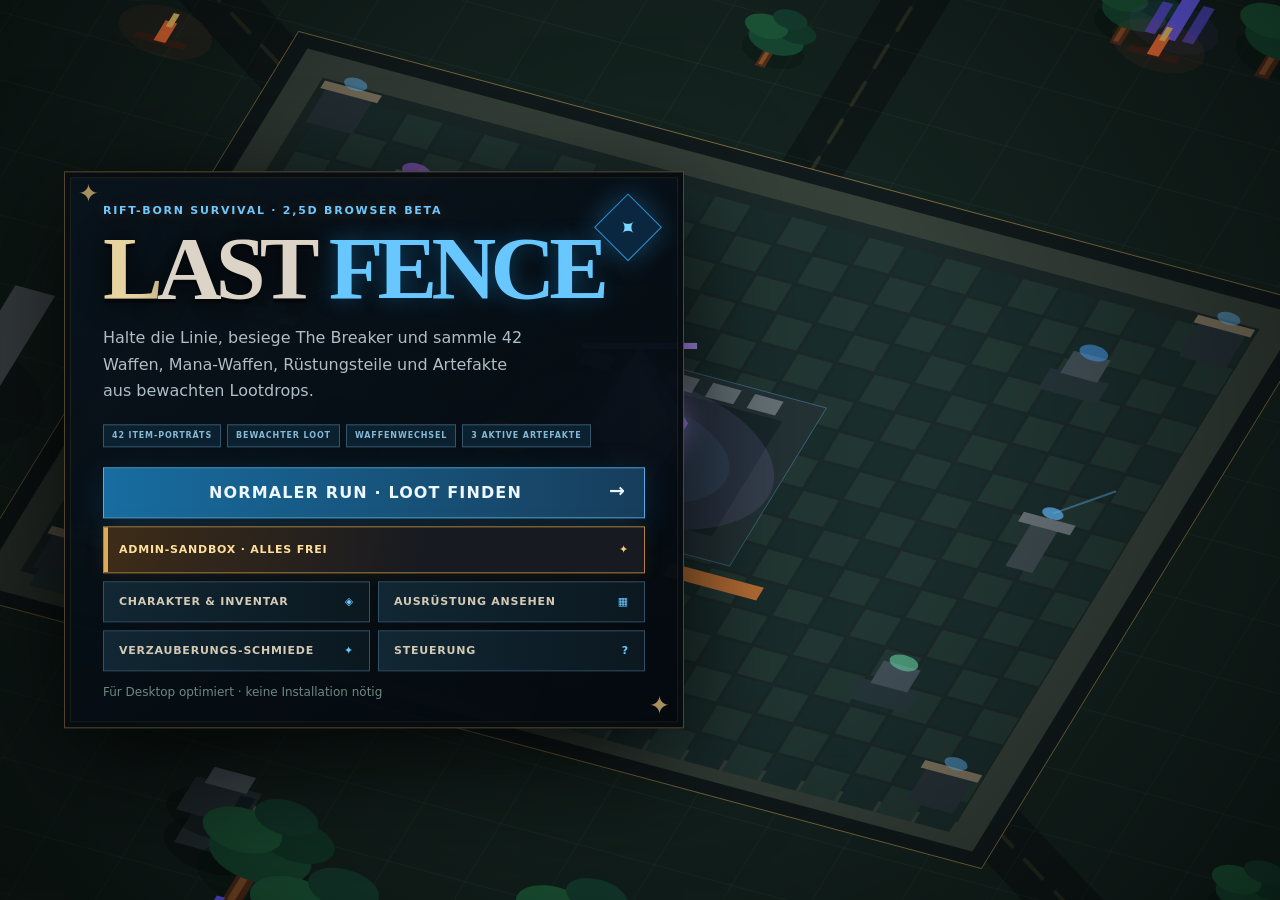
<file: index.html>
<!doctype html>
<html lang="de">
  <head>
    <meta charset="utf-8">
    <meta name="viewport" content="width=device-width, initial-scale=1">
    <meta name="theme-color" content="#08131b">
    <meta name="description" content="LAST FENCE – spielbares 2,5D-Browserspiel mit 42 Ausrüstungsteilen, aktiven Artefakten, Magie und Festungsverteidigung">
    <title>LAST FENCE — 2,5D Browser Beta</title>
    <link rel="stylesheet" href="beta.css?v=0.9.0">
    <link rel="stylesheet" href="fortress-v07.css?v=0.9.0">
    <link rel="stylesheet" href="mini.css?v=0.9.0">
  </head>
  <body>
    <canvas id="game" aria-label="LAST FENCE Spielarena"></canvas>

    <main id="ui">
      <section id="start" class="panel start-panel">
        <div class="brand-sigil" aria-hidden="true">✦</div>
        <p class="kicker">RIFT-BORN SURVIVAL · 2,5D BROWSER BETA</p>
        <h1>LAST <em>FENCE</em></h1>
        <p class="intro">Halte die Linie, besiege The Breaker und sammle 42 Waffen, Mana-Waffen, Rüstungsteile und Artefakte aus bewachten Lootdrops.</p>
        <div class="menu-features"><span>42 ITEM-PORTRÄTS</span><span>BEWACHTER LOOT</span><span>WAFFENWECHSEL</span><span>3 AKTIVE ARTEFAKTE</span></div>
        <div class="main-menu-actions">
          <button id="play" class="primary">NORMALER RUN · LOOT FINDEN <span>→</span></button>
          <button id="admin-play" class="secondary admin-button">ADMIN-SANDBOX · ALLES FREI <span>✦</span></button>
          <button id="loadout" class="secondary">CHARAKTER &amp; INVENTAR <span>◈</span></button>
          <button id="inventory" class="secondary">AUSRÜSTUNG ANSEHEN <span>▦</span></button>
          <button id="enchant" class="secondary">VERZAUBERUNGS-SCHMIEDE <span>✦</span></button>
          <button id="help" class="secondary">STEUERUNG <span>?</span></button>
        </div>
        <p class="hint">Für Desktop optimiert · keine Installation nötig</p>
      </section>

      <section id="instructions" class="panel modal hidden">
        <button class="close" data-close aria-label="Schließen">×</button>
        <p class="kicker">FELDHANDBUCH</p>
        <h2>HALTE DEN ZAUN</h2>
        <p>Das Rift-Artefakt in der Mitte hält dich am Leben: Nach jedem Tod wirst du dort wiederbelebt. Game Over gibt es erst, wenn Gegner das Artefakt zerstören. Dafür müssen sie zuvor ein Zaunsegment niederreißen und durch die Bresche dringen.</p>
        <dl>
          <div><dt>WASD / PFEILE</dt><dd>Bewegen</dd></div>
          <div><dt>MAUS + KLICK / LEERTASTE</dt><dd>Mit der aktiven Waffe angreifen</dd></div>
          <div><dt>F</dt><dd>Zwischen Primär- und Mana-Waffe wechseln</dd></div>
          <div><dt>1 / 2 / 3</dt><dd>Artefakt-Slots aktivieren</dd></div>
          <div><dt>E</dt><dd>Bewachte Loot-Kiste öffnen</dd></div>
          <div><dt>G</dt><dd>Kurztaste für das ausgerüstete Nekromanten-Siegel</dd></div>
          <div><dt>Q</dt><dd>Ausweichen</dd></div>
          <div><dt>R</dt><dd>Nahen Zaun reparieren (10 Schrott)</dd></div>
          <div><dt>U</dt><dd>Nahen Zaun mit Schrott verstärken</dd></div>
          <div><dt>B</dt><dd>Zaunring und Basis erweitern</dd></div>
          <div><dt>M</dt><dd>Arenakarte und Loot-Raritäten</dd></div>
          <div><dt>I / C</dt><dd>Gemeinsames Charakter- und Inventarmenü</dd></div>
        </dl>
        <button id="startFromHelp" class="primary">LINIE HALTEN <span>→</span></button>
      </section>

      <section id="loadout-screen" class="panel arsenal-panel hidden">
        <button class="close" id="close-loadout" aria-label="Schließen">×</button>
        <p class="kicker">RIFT-ARSENAL · CHARAKTER UND INVENTAR</p>
        <h2>DEIN WÄCHTER</h2>
        <p>Ziehe ein gefundenes Item rechts auf den passenden Slot links. Ziehe einen Slot zurück ins Inventar, um ihn abzulegen. Drei Artefakte kannst du im Spiel mit 1, 2 und 3 einsetzen.</p>
        <div class="arsenal-layout">
          <div class="arsenal-character">
            <div class="avatar-stage"><canvas id="avatar-preview" width="300" height="340" aria-label="Aktueller Wächter mit ausgerüsteten Gegenständen"></canvas><span>SPIELFIGUR · LIVE-ANSICHT</span></div>
            <div id="loadout-grid" class="loadout-grid"></div>
            <div id="loadout-stats" class="loadout-stats"></div>
          </div>
          <div class="arsenal-vault">
            <div id="inventory-tabs" class="inventory-tabs"><button data-filter="ALL" class="active">ALLE</button><button data-filter="CATALOG">KATALOG 0/42</button><button data-filter="WEAPONS">WAFFEN</button><button data-filter="ARMOR">RÜSTUNG</button><button data-filter="ARTIFACTS">ARTEFAKTE</button><button data-filter="MATERIALS">MATERIAL</button></div>
            <div class="vault-summary"><span>SEELEN <b id="vault-souls">0</b></span><span>SCHROTT <b id="vault-scrap">0</b></span><span>RIFTSTAUB <b id="vault-dust">0</b></span></div>
            <div id="inventory-grid" class="inventory-grid"></div>
            <aside id="inventory-detail" class="inventory-detail"></aside>
          </div>
        </div>
        <button id="loadout-back" class="primary">BEREIT <span>→</span></button>
      </section>

      <section id="enchant-screen" class="panel enchant-panel hidden">
        <button class="close" id="close-enchant" aria-label="Schließen">×</button>
        <p class="kicker">RIFT FORGE · SEELENVERZAUBERUNG</p>
        <h2>VERZAUBERUNG</h2>
        <p>Ziehe eine Waffe aus der Liste in den Schmiede-Slot. Drei passende Verzauberungen stehen bereit und kosten eingesammelte Seelen.</p>
        <div class="enchant-workbench"><div id="enchant-inventory" class="enchant-source"></div><div class="enchant-layout"><div id="enchant-weapon" class="enchant-weapon" aria-label="Waffe zum Verzaubern hier ablegen"></div><div id="enchant-grid" class="enchant-grid"></div></div></div>
        <button id="enchant-back" class="primary">ZURÜCK <span>←</span></button>
      </section>

      <section id="loot-reveal" class="panel loot-reveal hidden" aria-live="assertive">
        <p class="kicker">RIFT-CACHE GEÖFFNET</p>
        <div id="loot-beam" class="loot-beam"></div>
        <div id="loot-icon" class="loot-icon">◆</div>
        <p id="loot-rarity" class="loot-rarity">EPISCH</p>
        <h2 id="loot-name">LOOT WIRD ERMITTELT</h2>
        <p id="loot-description"></p>
        <p id="loot-stats" class="loot-stats"></p>
        <button id="loot-continue" class="primary">BEUTE NEHMEN <span>→</span></button>
      </section>

      <section id="gameover" class="panel modal hidden">
        <p class="kicker danger">ARTEFAKT ZERSTÖRT</p>
        <h2>DAS RIFT-ARTEFAKT IST ERLOSCHEN</h2>
        <p id="summary"></p>
        <button id="restart" class="primary">NOCH EINMAL <span>↻</span></button>
        <button id="menu" class="secondary">ZUM MENÜ</button>
      </section>

      <section id="hud" class="hidden" aria-live="polite">
        <div class="card status-card">
          <span>HELD</span><b id="heroHealth">100 / 100</b>
          <div class="meter"><i id="heroMeter"></i></div>
          <span>MANA</span><b id="manaValue">60 / 60</b>
          <div class="meter mana"><i id="manaMeter"></i></div>
          <span>RIFT-ARTEFAKT</span><b id="keepHealth">250 / 250</b>
          <div class="meter base"><i id="keepMeter"></i></div>
        </div>
        <div class="card wave-card"><span>WELLE <b id="wave">1</b></span><strong id="objective">BELAGERUNG BEGINNT</strong><small id="enemyCount">0 Gegner</small><div class="xp-line"><span>LVL <b id="levelValue">1</b></span><div class="meter xp"><i id="xpMeter"></i></div><small id="xpValue">0 / 100 XP</small></div></div>
        <div class="card resources"><span>SEELEN <b id="souls">0</b></span><span>SCHROTT <b id="scrap">0</b></span><span>RIFTSTAUB <b id="dust">0</b></span><small>F Waffe · 1–3 Artefakte · E Loot · M Karte · I Inventar</small></div>
        <div class="card fence-card"><span>NÄCHSTER ZAUN</span><b id="fenceHealth">100 / 100</b><div class="meter fence"><i id="fenceMeter"></i></div><small id="fenceStatus">INTAKT</small></div>
        <div class="card weapon-card"><span id="attackModeLabel">AKTIV · PRIMÄRWAFFE</span><b id="activeWeapon">REKRUTENKLINGE</b><small id="activeEnchant">UNVERZAUBERT</small><span>MANA-WAFFE</span><b id="activeManaWeapon">LEHRLINGSSTAB</b><small id="manaCost">F WECHSELN · KLICK ANGRIFF</small></div>
        <div class="card artifact-card"><span>AKTIVE ARTEFAKTE</span><b id="activeArtifact">1 LEER · 2 LEER · 3 LEER</b><small id="artifactStatus">MIT 1 / 2 / 3 AUSLÖSEN</small><small id="catalogueCount">KATALOG 0 / 42</small></div>
        <div id="interaction" class="interaction hidden">E · LOOT ÖFFNEN</div>
        <div id="toast"></div>
      </section>
    </main>
    <script src="catalog.js?v=0.9.0"></script>
    <script src="gear-art.js?v=0.9.0"></script>
    <script src="beta.js?v=0.9.0"></script>
  </body>
</html>
</file>
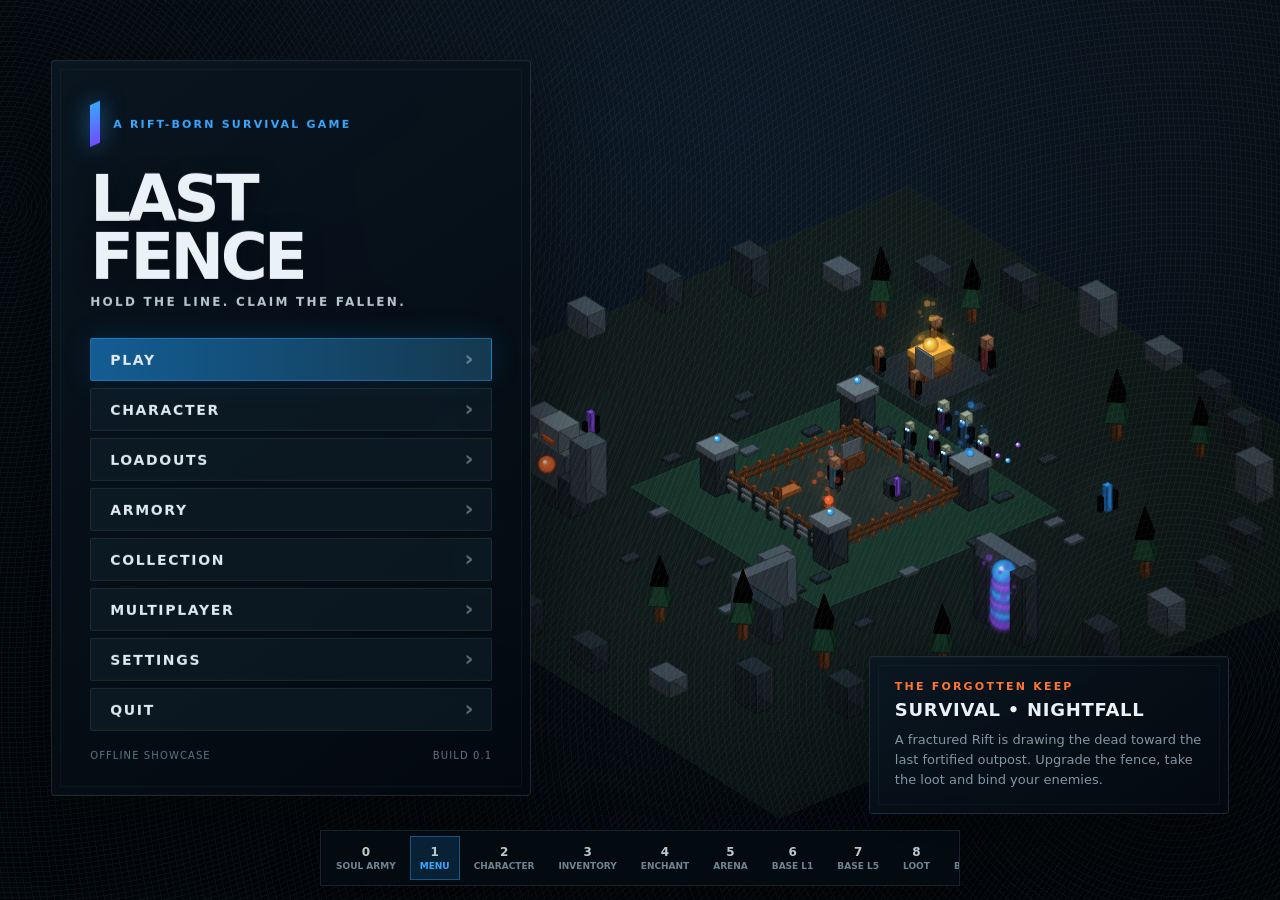
<file: showcase.html>
<!doctype html>
<html lang="en">
<head>
  <meta charset="utf-8">
  <meta name="viewport" content="width=device-width, initial-scale=1">
  <meta name="theme-color" content="#071019">
  <title>LAST FENCE — Visual Showcase</title>
  <link rel="icon" href="data:,">
  <link rel="stylesheet" href="style.css">
</head>
<body>
  <canvas id="world" aria-label="Animated LAST FENCE showcase arena"></canvas>
  <div class="world-fade" aria-hidden="true"></div><div class="grain" aria-hidden="true"></div>
  <main id="app" aria-live="polite"></main><nav id="showcase-nav" class="showcase-nav" aria-label="Showcase scenes"></nav><div id="toast" class="toast" role="status" aria-live="polite"></div>
  <script src="app.js"></script>
</body>
</html>
</file>
<file: beta.css>
:root { color-scheme: dark; font-family: Inter, ui-sans-serif, system-ui, sans-serif; background: #071018; }
* { box-sizing: border-box; }
body { margin: 0; overflow: hidden; background: #071018; color: #e7f4ef; }
canvas { position: fixed; inset: 0; width: 100vw; height: 100vh; cursor: crosshair; }
#ui { position: fixed; inset: 0; pointer-events: none; }
button { font: inherit; cursor: pointer; }
.panel { pointer-events: auto; position: absolute; left: 50%; top: 50%; width: min(500px, calc(100vw - 36px)); transform: translate(-50%, -50%); padding: clamp(28px, 5vw, 54px); border: 1px solid rgba(137, 214, 176, .28); background: linear-gradient(145deg, rgba(7, 19, 27, .96), rgba(15, 37, 33, .93)); box-shadow: 0 30px 90px #000b, inset 0 0 70px #3e90620c; text-align: center; }
.start-panel { max-width: 550px; }
.kicker { margin: 0 0 15px; color: #78dcb0; font-size: 11px; font-weight: 800; letter-spacing: .16em; }
h1 { margin: 0; color: #f2f5ec; font-size: clamp(58px, 12vw, 104px); line-height: .8; letter-spacing: -.08em; }
h1 em { color: #f47d45; font-style: normal; }
h2 { margin: 0 0 15px; color: #f2f5ec; font-size: clamp(28px, 6vw, 42px); line-height: .95; letter-spacing: -.045em; }
.intro, .modal > p:not(.kicker) { margin: 28px auto; max-width: 420px; color: #afc8bf; line-height: 1.65; }
.primary, .secondary { width: 100%; margin-top: 11px; padding: 15px 18px; border: 1px solid transparent; font-weight: 850; letter-spacing: .07em; transition: transform .14s, filter .14s; }
.primary { color: #101c19; background: #79deb1; box-shadow: 0 9px 30px #78dea644; }
.primary span { float: right; font-size: 19px; line-height: 14px; }
.secondary { color: #c5dbd2; background: #162d2c; border-color: #4b7469; }
button:hover { filter: brightness(1.12); transform: translateY(-2px); }
.hint { margin: 24px 0 0; color: #6d8980; font-size: 12px; }
.modal { text-align: left; max-height: min(820px, calc(100vh - 32px)); overflow: auto; }
.modal .primary { text-align: left; }
.close { position: absolute; top: 10px; right: 14px; border: 0; background: transparent; color: #d8eee5; font-size: 28px; }
dl { margin: 25px 0; border-top: 1px solid #426458; }
dl div { display: flex; justify-content: space-between; gap: 15px; padding: 11px 0; border-bottom: 1px solid #426458; }
dt { color: #8de6bf; font-size: 12px; font-weight: 800; letter-spacing: .06em; } dd { margin: 0; color: #b7ccc4; font-size: 13px; }
.danger { color: #ff785f; }
.hidden { display: none !important; }
#hud { position: absolute; inset: 0; padding: clamp(12px, 2vw, 28px); }
.card { position: absolute; min-width: 175px; padding: 12px 13px; border: 1px solid rgba(135, 206, 169, .22); background: rgba(5, 16, 21, .74); box-shadow: 0 8px 28px #0008; backdrop-filter: blur(8px); }
.card span { display: block; color: #8da89e; font-size: 10px; font-weight: 800; letter-spacing: .09em; }
.card b { float: right; color: #ecf5ee; font-size: 13px; }.status-card b { display: block; float: none; margin: 2px 0 5px; }
.status-card { top: 22px; left: 22px; width: 190px; }.wave-card { top: 22px; left: 50%; min-width: 188px; transform: translateX(-50%); text-align: center; }.wave-card strong { display: block; margin: 7px 0 3px; color: #ffbc6a; font-size: 11px; letter-spacing: .07em; }.wave-card small, .resources small, .fence-card small { color: #90ada3; font-size: 10px; letter-spacing: .05em; }.resources { top: 22px; right: 22px; }.resources span { display: inline-block; margin-right: 14px; }.resources b { float: none; margin-left: 4px; color: #b399ff; }.resources small { display: block; margin-top: 8px; }.fence-card { bottom: 22px; left: 22px; width: 205px; }.fence-card b { display: block; float: none; margin: 3px 0; }
.meter { height: 5px; margin: 3px 0 10px; overflow: hidden; background: #172f2b; }.meter i { display: block; width: 100%; height: 100%; background: #65d99e; transition: width .12s; }.meter.base i { background: #f19a4c; }.meter.fence i { background: #dbb465; }
.meter.mana i { background: #6ca8ff; }.meter.xp { display: inline-block; width: 78px; margin: 0 5px; vertical-align: middle; }.meter.xp i { background: #b899ff; }
.xp-line { margin-top: 8px; border-top: 1px solid #365449; padding-top: 7px; white-space: nowrap; }.xp-line > span { display: inline; color: #b899ff; }.xp-line small { font-size: 9px; }
.loadout-grid { display: grid; grid-template-columns: repeat(2, minmax(0, 1fr)); gap: 9px; margin: 24px 0 14px; }.loadout-slot { padding: 11px; min-height: 94px; text-align: left; border: 1px solid #426c60; color: #d9eee5; background: #102823; }.loadout-slot:hover { border-color: #92e0b6; }.loadout-slot strong, .loadout-slot small { display: block; }.loadout-slot strong { margin: 5px 0; color: #a7e9c6; font-size: 13px; }.loadout-slot small { color: #91afa4; font-size: 10px; line-height: 1.4; }.loadout-stats { margin: 0; padding: 12px; color: #cadfd6; border: 1px solid #345d50; background: #0d211d; font-size: 12px; line-height: 1.55; }
#toast { position: absolute; left: 50%; bottom: 34px; transform: translate(-50%, 20px); padding: 10px 16px; color: #eff9f2; border: 1px solid #6d9b86; background: #112a25e8; font-size: 12px; font-weight: 800; letter-spacing: .07em; opacity: 0; transition: .2s; }.toast-visible { opacity: 1 !important; transform: translate(-50%, 0) !important; }
.panel { border: 1px solid #806b4d; background: linear-gradient(135deg, rgba(5, 10, 16, .98), rgba(18, 23, 29, .96) 50%, rgba(8, 14, 20, .98)); box-shadow: 0 34px 100px #000d, inset 0 0 0 4px #151719, inset 0 0 32px #84592716; }
.panel::before, .panel::after { position: absolute; color: #c7a66c; font-family: Georgia, serif; font-size: 25px; line-height: 1; opacity: .85; }.panel::before { content: "✦"; top: 9px; left: 13px; }.panel::after { content: "✦"; right: 13px; bottom: 9px; }
.start-panel { max-width: 470px; padding: 44px 54px 32px; }.start-panel h1, .modal h2, .inventory-panel h2 { font-family: Georgia, "Times New Roman", serif; letter-spacing: .08em; }.start-panel h1 { font-size: clamp(53px, 8vw, 80px); text-shadow: 0 4px 0 #000, 0 0 28px #348dff77; }.start-panel h1 em { color: #d7d1be; }.start-panel h1::first-letter { color: #e7d3a0; }.kicker { color: #d4b678; text-shadow: 0 0 13px #c4863f55; }.intro { color: #b9c3c9; }.main-menu-actions { display: grid; grid-template-columns: 1fr 1fr; gap: 8px; }.main-menu-actions .primary { grid-column: span 2; }.main-menu-actions .secondary { margin-top: 0; text-align: left; padding: 12px 14px; border-color: #55524c; background: linear-gradient(90deg, #151a20, #0e1319); color: #d3c9b4; }.main-menu-actions .secondary:hover { border-color: #d7ae62; color: #fff2cf; box-shadow: inset 4px 0 #2c9dff; }
.primary { background: linear-gradient(180deg, #257ed5, #0d4f98); border: 1px solid #5ac1ff; color: #eaf8ff; box-shadow: 0 0 22px #1477d866, inset 0 1px #b4edff66; }.secondary { border-color: #806b4d; background: linear-gradient(180deg, #22262a, #101419); color: #dfd0b7; }.modal h2, .inventory-panel h2 { color: #e7d6ae; text-shadow: 0 2px #000; }.loadout-grid { grid-template-columns: repeat(3, minmax(0, 1fr)); }.loadout-slot { position: relative; border-color: #5b5549; background: linear-gradient(145deg, #151b21, #090d11); }.loadout-slot::before { content: "◇"; color: #42a7ff; float: right; }.loadout-slot:hover { border-color: #4ab3ff; box-shadow: inset 0 0 18px #0d7cce31; }.loadout-slot strong { color: #d8c08b; }.loadout-stats { border-color: #725b37; background: #0a1015; color: #d9d0bd; }
.inventory-panel { width: min(1240px, calc(100vw - 36px)); max-width: none; }.inventory-tabs { display: flex; gap: 6px; flex-wrap: wrap; margin: 17px 0; padding-bottom: 10px; border-bottom: 1px solid #67553a; }.inventory-tabs button { padding: 8px 12px; border: 1px solid #4c4a43; background: #11171d; color: #bdb7a8; font-family: Georgia, serif; font-weight: 700; font-size: 11px; letter-spacing: .06em; }.inventory-tabs button.active, .inventory-tabs button:hover { color: #fff0c5; border-color: #d8a94d; background: #2b2418; }.inventory-content { display: grid; grid-template-columns: 1fr 300px; gap: 16px; min-height: 360px; }.inventory-grid { display: grid; align-content: start; grid-template-columns: repeat(auto-fill, minmax(105px, 1fr)); gap: 9px; padding: 10px; border: 1px solid #51493d; background: linear-gradient(135deg, #090e13, #111820); }.inventory-item { min-height: 112px; padding: 9px; border: 1px solid var(--rarity); background: linear-gradient(145deg, #1a2128, #0d1116); color: #e5ded0; text-align: left; box-shadow: inset 0 0 18px color-mix(in srgb, var(--rarity), transparent 86%); }.inventory-item:hover, .inventory-item.selected { transform: translateY(-2px); box-shadow: 0 0 14px var(--rarity), inset 0 0 18px color-mix(in srgb, var(--rarity), transparent 76%); }.inventory-item b, .inventory-item small { display: block; }.inventory-item b { margin: 8px 0; font-family: Georgia, serif; font-size: 13px; }.inventory-item small { color: var(--rarity); font-size: 9px; font-weight: 900; letter-spacing: .08em; }.inventory-detail { padding: 20px; border: 1px solid #79613d; background: radial-gradient(circle at top, #293042, #0c1015 62%); }.inventory-detail h3 { margin: 6px 0; color: #e4c278; font-family: Georgia, serif; }.inventory-detail p { color: #bcb5a7; font-size: 13px; line-height: 1.55; }.inventory-detail .rarity-label { color: var(--rarity); font-weight: 900; letter-spacing: .1em; }.inventory-detail .collection-note { color: #6f8492; font-size: 10px; font-weight: 800; letter-spacing: .1em; }.inventory-equip { margin-top: 4px; text-align: left; }.showcase-grid { display: grid; grid-template-columns: repeat(2, 1fr); gap: 9px; margin: 18px 0; }.showcase-card { min-height: 82px; padding: 13px; border: 1px solid #5f5240; background: #11171c; color: #cfc5b1; }.showcase-card b, .showcase-card small { display: block; }.showcase-card b { color: #e0bd72; font-family: Georgia, serif; margin-bottom: 6px; }.showcase-card small { color: #88bce9; }
@media (max-width: 680px) { .status-card, .resources { top: 12px; }.status-card { left: 12px; }.resources { right: 12px; min-width: auto; }.wave-card { top: auto; bottom: 12px; }.fence-card { display: none; }.card { padding: 9px; }.resources small { display: none; }.loadout-grid, .inventory-content { grid-template-columns: 1fr; }.inventory-panel { max-height: calc(100vh - 22px); overflow: auto; padding: 30px 20px; }.inventory-detail { min-height: 190px; }.main-menu-actions { grid-template-columns: 1fr; }.main-menu-actions .primary { grid-column: auto; } }

/* FORTRESS UPDATE 0.7 */
:root{--ink:#e9e1cf;--blue:#59bdff;--violet:#a75cff;--gold:#d6ad67;--panel-dark:rgba(4,10,16,.96);--line-gold:rgba(183,145,82,.42)}
body::after{content:"";position:fixed;inset:0;pointer-events:none;background:radial-gradient(circle at 52% 45%,transparent 35%,rgba(0,0,0,.56) 100%)}
.panel{border-color:var(--line-gold);background:linear-gradient(145deg,rgba(9,19,28,.97),rgba(3,8,13,.97));box-shadow:0 30px 110px #000d,inset 0 0 0 5px rgba(4,10,15,.85),inset 0 0 0 6px rgba(151,118,67,.14)}
.start-panel{left:clamp(22px,5vw,78px);top:50%;width:min(590px,calc(100vw - 44px));max-width:none;max-height:calc(100vh - 32px);overflow:auto;transform:translateY(-50%);text-align:left;padding:42px 42px 32px}.brand-sigil{position:absolute;right:31px;top:31px;display:grid;place-items:center;width:48px;height:48px;transform:rotate(45deg);border:1px solid #2b92d1;color:#7ad6ff;background:#0b2740;box-shadow:0 0 28px #299ee966;font-size:22px}.start-panel h1{font-family:Georgia,serif;color:#dcd5c7;font-size:clamp(58px,7vw,92px);letter-spacing:-.065em;text-shadow:0 4px 0 #05080b,0 0 28px #000}.start-panel h1 em{color:#69c7ff;text-shadow:0 0 20px #168edb66}.start-panel .kicker,.modal .kicker,.inventory-panel .kicker,.enchant-panel .kicker{color:#6fc8ff}.intro{margin:22px 0 20px;color:#afbec6}.menu-features{display:flex;flex-wrap:wrap;gap:6px;margin-bottom:20px}.menu-features span{padding:6px 8px;border:1px solid #33566c;background:#0c2130;color:#84b8d4;font-size:8px;font-weight:900;letter-spacing:.11em}.main-menu-actions{display:grid;grid-template-columns:1fr 1fr;gap:8px}.main-menu-actions .primary{grid-column:1/-1;margin:0}.main-menu-actions .secondary{display:flex;align-items:center;justify-content:space-between;margin:0;padding:13px 15px;text-align:left;font-size:11px;background:linear-gradient(90deg,#112733,#0b1820);border-color:#345064}.main-menu-actions .secondary span{color:#6cc8ff}.primary{border:1px solid #4faee6;color:#edf7ff;background:linear-gradient(90deg,#176da1,#173d5b);box-shadow:0 9px 35px #1579b83b}.primary:hover,.secondary:hover{border-color:#70caff;filter:brightness(1.15)}
.modal{width:min(760px,calc(100vw - 34px));text-align:left}.modal h2,.inventory-panel h2,.enchant-panel h2{font-family:Georgia,serif;color:#ded5c1;letter-spacing:.02em}.close{z-index:4;color:#8ca6b4}
#loadout-screen{width:min(1500px,calc(100vw - 32px));max-width:none;padding:30px 34px}.character-layout{display:grid;grid-template-columns:minmax(260px,.82fr) minmax(310px,1.15fr) minmax(240px,.72fr);gap:15px}.loadout-grid{display:grid;grid-template-columns:1fr;gap:7px;max-height:570px;overflow:auto;padding-right:4px;margin:0}.loadout-slot{position:relative;min-height:60px;padding:11px 13px 11px 66px;border:1px solid #2d4554;background:linear-gradient(90deg,#0e202c,#08151d);text-align:left;color:#d8e5e9}.loadout-slot::before{content:"◈";position:absolute;left:13px;top:11px;display:grid;place-items:center;width:39px;height:39px;border:1px solid #386e8d;color:#63c8ff;background:#102d40}.loadout-slot strong{display:block;font-family:Georgia,serif;font-size:14px;color:#e2ddd1}.loadout-slot small{display:block;color:#7894a4;font-size:8px;letter-spacing:.1em}.character-stage{position:relative;display:grid;place-items:center;min-height:570px;overflow:hidden;border:1px solid #2e536b;background:radial-gradient(circle at 50% 45%,rgba(43,127,178,.25),rgba(4,10,16,.95) 65%)}.character-stage::before{content:"";position:absolute;inset:12%;border:1px solid rgba(73,171,227,.13);transform:rotate(45deg)}.character-stage>span{position:absolute;bottom:20px;color:#6bbbe8;font:900 10px Georgia;letter-spacing:.25em}.character-aura{position:absolute;bottom:53px;width:270px;height:75px;border:2px solid #4fb9f4;border-radius:50%;box-shadow:0 0 45px #2ca8ef55,inset 0 0 35px #3ab5ff44}.character-model{position:relative;width:170px;height:395px;filter:drop-shadow(0 18px 28px #000)}.character-model i{position:absolute;display:block;background:#263c50;box-shadow:inset 0 0 0 5px rgba(117,177,210,.16)}.character-model .helm{left:55px;top:20px;width:62px;height:68px;background:#4c6675;clip-path:polygon(12% 0,88% 0,100% 76%,72% 100%,28% 100%,0 76%)}.character-model .body{left:38px;top:96px;width:96px;height:132px;background:#263e55}.character-model .arm{top:105px;width:31px;height:135px}.character-model .arm.left{left:2px;transform:rotate(7deg)}.character-model .arm.right{right:2px;transform:rotate(-8deg)}.character-model .leg{top:231px;width:39px;height:135px;background:#172b3e}.character-model .leg.left{left:42px}.character-model .leg.right{right:42px}.character-model .blade{right:-18px;top:146px;width:16px;height:205px;transform:rotate(-24deg);background:linear-gradient(#77d7ff 0 67%,#718695 67% 77%,#302117 77%);box-shadow:0 0 25px #43baff}.loadout-stats{display:grid;gap:0;margin:0;border-top:1px solid #314650;padding:0;background:transparent}.loadout-stats div{display:flex;justify-content:space-between;padding:13px 4px;border-bottom:1px solid #243945;color:#8098a5;font-size:10px;letter-spacing:.09em}.loadout-stats b{color:#e7e0d3;font-family:Georgia,serif;font-size:13px}
.inventory-panel{width:min(1390px,calc(100vw - 32px));max-height:calc(100vh - 32px);padding:30px 34px;text-align:left}.vault-summary{display:flex;gap:8px;margin:8px 0 14px}.vault-summary span{padding:8px 11px;border:1px solid #314956;background:#0a1821;color:#7793a2;font-size:9px;font-weight:900;letter-spacing:.1em}.vault-summary b{margin-left:10px;color:#f0dfbd}.inventory-content{grid-template-columns:minmax(0,1.5fr) minmax(330px,.68fr)}.inventory-grid{grid-template-columns:repeat(auto-fill,minmax(205px,1fr));max-height:510px;overflow:auto}.inventory-item{display:flex;align-items:center;gap:11px;min-height:82px;padding:10px;border-color:color-mix(in srgb,var(--rarity) 42%,#24343e);background:linear-gradient(130deg,color-mix(in srgb,var(--rarity) 9%,#10212b),#071018)}.inventory-item>i{display:grid;place-items:center;flex:0 0 48px;width:48px;height:48px;border:1px solid var(--rarity);background:color-mix(in srgb,var(--rarity) 12%,#08121a);color:var(--rarity);font-style:normal;font-size:22px;box-shadow:0 0 17px color-mix(in srgb,var(--rarity) 22%,transparent)}.inventory-item span{min-width:0}.inventory-item b{font-family:Georgia,serif;font-size:14px}.inventory-detail{background:linear-gradient(150deg,color-mix(in srgb,var(--rarity) 8%,#101a20),#071016)}.detail-rune{display:grid;place-items:center;width:76px;height:76px;margin-bottom:14px;border:1px solid var(--rarity);color:var(--rarity);font-size:34px;background:color-mix(in srgb,var(--rarity) 12%,#081018);box-shadow:0 0 30px color-mix(in srgb,var(--rarity) 18%,transparent)}.inventory-detail h3{font:700 26px Georgia;color:#e8dfcc}.item-statline{padding:12px;border-left:2px solid var(--rarity);background:#0b1921}.soul-upgrade{width:100%;margin-top:9px;padding:13px;border:1px solid #8654bb;background:linear-gradient(90deg,#382150,#211731);color:#dcbaff;font-size:9px;font-weight:900;letter-spacing:.09em}.soul-upgrade:disabled{opacity:.5;cursor:not-allowed}
</file>
<file: fortress-v07.css>
.enchant-panel{position:absolute;left:50%;top:50%;width:min(1180px,calc(100vw - 34px));max-height:calc(100vh - 32px);max-width:none;overflow:auto;transform:translate(-50%,-50%);padding:34px;text-align:left}
.enchant-layout{display:grid;grid-template-columns:330px 1fr;gap:14px;margin:22px 0}
.enchant-weapon{position:relative;display:flex;min-height:430px;flex-direction:column;align-items:center;justify-content:center;padding:25px;border:1px solid color-mix(in srgb,var(--enchant) 50%,#283a46);background:radial-gradient(circle,color-mix(in srgb,var(--enchant) 18%,#0b1620),#050b11 70%);text-align:center;overflow:hidden}
.enchant-weapon::before{content:"";position:absolute;width:240px;height:240px;border:1px solid color-mix(in srgb,var(--enchant) 45%,transparent);transform:rotate(45deg);animation:forge 12s linear infinite}
.enchant-weapon>span{z-index:1;color:var(--enchant);font-size:70px;filter:drop-shadow(0 0 22px var(--enchant))}
.enchant-weapon h3,.enchant-weapon b,.enchant-weapon p,.enchant-weapon small,.enchant-weapon em{z-index:1}
.enchant-weapon h3{margin:14px 0 4px;font:700 27px Georgia}.enchant-weapon b{color:var(--enchant);font-size:11px;letter-spacing:.12em}.enchant-weapon p{color:#8fa4af;line-height:1.5}.enchant-weapon em{color:#d8c697;font:900 9px system-ui;letter-spacing:.1em}
.enchant-grid{display:grid;grid-template-columns:1fr 1fr;gap:9px}.enchant-option{display:grid;grid-template-columns:54px 1fr auto;align-items:center;gap:12px;min-height:130px;padding:14px;border:1px solid color-mix(in srgb,var(--enchant) 40%,#263944);background:linear-gradient(130deg,color-mix(in srgb,var(--enchant) 10%,#10202a),#071018);color:#dce6e7;text-align:left}.enchant-option>i{display:grid;place-items:center;width:50px;height:50px;border:1px solid var(--enchant);color:var(--enchant);font-style:normal;font-size:25px}.enchant-option span b,.enchant-option span small{display:block}.enchant-option span b{font:700 15px Georgia;color:var(--enchant)}.enchant-option span small{margin-top:7px;color:#78919f;line-height:1.4}.enchant-option>strong{color:#d8c18d;font-size:9px}.enchant-option.active{box-shadow:inset 0 0 30px color-mix(in srgb,var(--enchant) 12%,transparent)}
@keyframes forge{to{transform:rotate(405deg)}}
.loot-reveal{z-index:40;width:min(560px,calc(100vw - 34px));text-align:center;border-color:var(--loot)}.loot-beam{position:absolute;left:50%;top:0;width:190px;height:230px;transform:translateX(-50%);background:linear-gradient(color-mix(in srgb,var(--loot) 28%,transparent),transparent);clip-path:polygon(38% 0,62% 0,100% 100%,0 100%);pointer-events:none}.loot-icon{position:relative;display:grid;place-items:center;width:105px;height:105px;margin:15px auto 18px;border:2px solid var(--loot);color:var(--loot);background:color-mix(in srgb,var(--loot) 12%,#081018);box-shadow:0 0 55px color-mix(in srgb,var(--loot) 38%,transparent);font-size:52px;animation:lootPulse 1.8s ease-in-out infinite}.loot-rarity{position:relative;color:var(--loot);font-size:11px;font-weight:950;letter-spacing:.2em}.loot-reveal h2{position:relative;font-size:36px}.loot-reveal>p:not(.kicker,.loot-rarity,.loot-stats){position:relative;color:#9aadb5}.loot-stats{position:relative;padding:12px;border:1px solid color-mix(in srgb,var(--loot) 35%,transparent);color:#e4cc9b;background:#09151c;font-weight:850}.loot-reveal .primary{position:relative}
@keyframes lootPulse{50%{transform:translateY(-7px);filter:brightness(1.25)}}
.weapon-card{left:28px;bottom:28px;min-width:245px}.weapon-card>b{display:block;float:none;margin:2px 0 6px;color:#edf4f4;font:700 13px Georgia}.weapon-card>small{display:block;margin-bottom:9px;color:#59bdff;font-size:9px;letter-spacing:.1em}.interaction{position:absolute;left:50%;bottom:88px;z-index:8;min-width:280px;padding:12px 18px;transform:translateX(-50%);border:1px solid #deb86f;background:rgba(15,13,9,.94);box-shadow:0 0 30px #d9a64b22;color:#f0d69f;text-align:center;font-size:10px;font-weight:900;letter-spacing:.12em}.resources{right:28px;top:28px}.resources span{display:block;margin-bottom:4px}.resources span b{float:right;margin-left:16px;color:#e7dcc5}
@media(max-width:980px){.character-layout{grid-template-columns:1fr}.character-stage{min-height:390px}.character-model{transform:scale(.82)}.enchant-layout{grid-template-columns:1fr}.enchant-weapon{min-height:300px}.weapon-card{display:none}.main-menu-actions{grid-template-columns:1fr}.main-menu-actions .primary{grid-column:auto}}
@media(max-width:650px){.start-panel{left:12px;width:calc(100vw - 24px);padding:30px 24px 24px}.enchant-grid{grid-template-columns:1fr}.inventory-content{grid-template-columns:1fr}.vault-summary{flex-wrap:wrap}.resources{display:none}.interaction{bottom:24px;min-width:230px}.brand-sigil{display:none}}
/* Keep the cinematic vignette behind every interactive interface layer. */
canvas {
  z-index: 0;
}

body::after {
  z-index: 1;
}

#ui {
  z-index: 2;
}
</file>
<file: mini.css>
/* Compact 2D mini-game art pass. No external fonts, images or network assets. */
.start-panel{width:min(620px,calc(100vw - 32px));padding:clamp(22px,3.5vh,42px) 38px 28px}
.start-panel .hint{margin-top:14px}
.main-menu-actions .admin-button{grid-column:1/-1;min-height:47px;border-color:#af8142;color:#ffdf9d;background:linear-gradient(100deg,#3e2c17,#171a21 60%);box-shadow:inset 4px 0 #dcac59,0 0 20px #d5a04418}
.main-menu-actions .admin-button span{color:#f6ce7a}
.loadout-slot{border-left:3px solid var(--slot-color,#59bdff)}
.loadout-slot::before{color:var(--slot-color,#59bdff);border-color:var(--slot-color,#59bdff);background:color-mix(in srgb,var(--slot-color,#59bdff) 16%,#101820);box-shadow:0 0 14px color-mix(in srgb,var(--slot-color,#59bdff) 30%,transparent)}
.artifact-card{right:28px;bottom:28px;min-width:220px;max-width:255px;border-color:#a376b566;background:linear-gradient(150deg,#1a1230ed,#071018ee)}
.artifact-card b{display:block;float:none;margin:4px 0;color:#e7d3ff;font:700 13px Georgia}
.artifact-card small{display:block;color:#b995e8;font-size:9px;line-height:1.5;letter-spacing:.08em}
.artifact-card small:last-child{margin-top:8px;padding-top:7px;border-top:1px solid #74588b66;color:#d7b66f}
.inventory-panel .inventory-grid{min-height:350px}
.inventory-panel .inventory-grid .locked-item{opacity:.55;filter:grayscale(.55);cursor:default;box-shadow:none}
.inventory-panel .inventory-grid .locked-item i{font-style:normal;color:#a48bb0}
.inventory-panel .inventory-grid .locked-item b{font-size:10px;letter-spacing:.07em}
.inventory-detail .item-statline{color:#f2d697}
.fence-card{left:28px;bottom:165px}
.weapon-card{bottom:28px}
@media(max-width:1000px){.artifact-card{right:12px;bottom:12px;max-width:180px;min-width:170px}.artifact-card b{font-size:11px}.fence-card{bottom:24px}.weapon-card{display:none}}
@media(max-width:680px){.start-panel{left:12px;width:calc(100vw - 24px);padding:27px 21px 20px}.start-panel h1{font-size:clamp(49px,12vw,76px)}.main-menu-actions{grid-template-columns:1fr}.main-menu-actions .admin-button{grid-column:auto}.artifact-card{display:none}.character-stage{min-height:280px}.character-model{transform:scale(.7)}.loadout-grid{max-height:300px}}

/* 2.5D arsenal: the preview is drawn by the exact same canvas model as the hero. */
#loadout-screen.arsenal-panel{width:min(1500px,calc(100vw - 28px));max-height:calc(100vh - 24px);overflow:auto;padding:28px 32px;text-align:left}
.arsenal-panel>p:not(.kicker){max-width:980px;color:#8eabb8;font-size:12px;line-height:1.5}
.arsenal-layout{display:grid;grid-template-columns:minmax(400px,.95fr) minmax(460px,1.15fr);gap:16px;margin-top:16px}
.arsenal-character,.arsenal-vault{min-width:0;padding:13px;border:1px solid #36556a;background:linear-gradient(145deg,#0e1d28,#070f17)}
.avatar-stage{position:relative;display:grid;place-items:center;height:270px;border:1px solid #365a73;background:radial-gradient(circle at center,#25415a,#07121a 70%);overflow:hidden}
.avatar-stage canvas{width:260px;height:250px;object-fit:contain;filter:drop-shadow(0 13px 18px #0009)}
.avatar-stage span{position:absolute;bottom:8px;color:#72bff1;font:800 9px Georgia;letter-spacing:.17em}
.arsenal-panel .loadout-grid{display:grid;grid-template-columns:repeat(3,minmax(0,1fr));gap:7px;margin:10px 0;max-height:none;overflow:visible}
.arsenal-panel .loadout-slot{display:flex;align-items:center;gap:7px;min-width:0;min-height:68px;padding:5px;text-align:left;border:1px solid color-mix(in srgb,var(--slot-color) 60%,#253944);background:linear-gradient(145deg,color-mix(in srgb,var(--slot-color) 11%,#101923),#071019);cursor:grab}
.arsenal-panel .loadout-slot::before{display:none}
.arsenal-panel .loadout-slot span{min-width:0}.arsenal-panel .loadout-slot strong{overflow:hidden;text-overflow:ellipsis;white-space:nowrap;font-size:11px;color:#e7dac0}.arsenal-panel .loadout-slot small{overflow:hidden;text-overflow:ellipsis;white-space:nowrap;font-size:8px}
.gear-icon{display:block;flex:0 0 auto;width:54px;height:54px;object-fit:cover;border:1px solid color-mix(in srgb,var(--slot-color,var(--rarity,#5b8aa8)) 65%,#263a46);background:#0b1420}
.loot-icon img{width:94px;height:94px;object-fit:contain}
.arsenal-panel .loadout-slot .gear-icon{width:52px;height:52px}
.arsenal-panel .loadout-stats{display:grid;grid-template-columns:repeat(4,minmax(0,1fr));gap:6px;border:0}
.arsenal-panel .loadout-stats div{display:block;padding:7px;background:#0b1b25;border:1px solid #273d4b}.arsenal-panel .loadout-stats b{display:block;margin-top:4px}
.arsenal-vault .inventory-tabs{margin:0 0 8px}.arsenal-vault .vault-summary{flex-wrap:wrap}
.arsenal-vault .inventory-grid{min-height:250px;max-height:310px;grid-template-columns:repeat(auto-fill,minmax(165px,1fr));overflow:auto}
.arsenal-vault .inventory-item{min-height:70px;padding:6px;cursor:grab}.arsenal-vault .inventory-item .gear-icon{width:55px;height:55px;border-color:var(--rarity)}.arsenal-vault .inventory-item b{font-size:11px;line-height:1.15;margin:4px 0}
.arsenal-vault .inventory-item.locked-item{opacity:.48;filter:grayscale(.7);cursor:default}.arsenal-vault .inventory-detail{min-height:170px;margin-top:9px;padding:13px}.arsenal-vault .inventory-detail .detail-rune{float:left;margin:0 14px 8px 0;width:76px;height:76px}.arsenal-vault .inventory-detail h3{font-size:19px}.arsenal-vault .inventory-detail p{margin:4px 0;font-size:11px}.arsenal-vault .inventory-detail .inventory-equip,.arsenal-vault .inventory-detail .soul-upgrade{width:auto;padding:8px;margin:5px}
.enchant-workbench{display:grid;grid-template-columns:235px 1fr;gap:12px;margin:15px 0}.enchant-source{display:grid;align-content:start;gap:6px;max-height:480px;overflow:auto;padding:8px;border:1px solid #354b5c;background:#08131b}.enchant-source-item{display:flex;align-items:center;gap:8px;padding:5px;background:#10212e;color:#d6e4e8;border:1px solid #314a5a;text-align:left;cursor:grab}.enchant-source-item.selected{border-color:#74bcf2;box-shadow:0 0 13px #4c9bd355}.enchant-source-item .gear-icon{width:43px;height:43px}.enchant-layout{display:grid;grid-template-columns:240px 1fr;gap:10px;margin:0}.enchant-weapon{min-height:325px}.enchant-weapon>.gear-icon{z-index:1;width:112px;height:112px;filter:drop-shadow(0 0 20px var(--enchant))}.enchant-grid{grid-template-columns:1fr}.enchant-option{min-height:98px}
@media(max-width:1100px){.arsenal-layout{grid-template-columns:1fr}.arsenal-panel .loadout-grid{grid-template-columns:repeat(3,minmax(0,1fr))}.enchant-workbench{grid-template-columns:1fr}.enchant-source{display:flex;max-height:90px;overflow:auto}.enchant-source-item{min-width:150px}}
@media(max-width:620px){#loadout-screen.arsenal-panel{padding:28px 15px}.arsenal-layout{display:block}.arsenal-vault{margin-top:10px}.arsenal-panel .loadout-grid{grid-template-columns:repeat(2,minmax(0,1fr))}.arsenal-panel .loadout-stats{grid-template-columns:repeat(2,minmax(0,1fr))}.enchant-layout{grid-template-columns:1fr}.enchant-weapon{min-height:240px}}
</file>
<file: style.css>
:root {
  color-scheme: dark;
  --ink: #eaf2f7;
  --muted: #8395a3;
  --panel: rgba(5, 12, 19, .92);
  --panel-soft: rgba(7, 17, 27, .84);
  --line: rgba(154, 185, 209, .16);
  --blue: #38a7ff;
  --blue-deep: #1760b5;
  --violet: #a65cff;
  --orange: #ff742e;
  --gold: #ffc052;
  --green: #55d38a;
  --red: #ff556a;
  --shadow: 0 22px 70px rgba(0, 0, 0, .45);
}

* { box-sizing: border-box; }

html, body {
  width: 100%;
  height: 100%;
  margin: 0;
  overflow: hidden;
  background: #03080d;
  color: var(--ink);
  font-family: Inter, ui-sans-serif, system-ui, -apple-system, BlinkMacSystemFont, "Segoe UI", sans-serif;
}

button { font: inherit; }

#world {
  position: fixed;
  inset: 0;
  width: 100%;
  height: 100%;
  background:
    radial-gradient(circle at 55% 45%, #142539 0%, #071019 47%, #03070b 100%);
}

.world-fade {
  position: fixed;
  inset: 0;
  pointer-events: none;
  background:
    linear-gradient(90deg, rgba(2, 7, 11, .82) 0%, rgba(2, 7, 11, .28) 31%, transparent 58%),
    linear-gradient(0deg, rgba(2, 6, 10, .64) 0%, transparent 32%),
    radial-gradient(circle, transparent 42%, rgba(0, 0, 0, .54) 110%);
}

.grain {
  position: fixed;
  inset: -25%;
  pointer-events: none;
  opacity: .035;
  background-image:
    repeating-radial-gradient(circle at 17% 32%, #fff 0 1px, transparent 1px 5px),
    repeating-radial-gradient(circle at 78% 68%, #fff 0 1px, transparent 1px 7px);
  animation: drift 18s linear infinite;
}

@keyframes drift {
  from { transform: translate3d(-2%, -1%, 0); }
  50% { transform: translate3d(2%, 1%, 0); }
  to { transform: translate3d(-2%, -1%, 0); }
}

#app {
  position: fixed;
  inset: 0;
  pointer-events: none;
}

#app button,
#app input,
#app [tabindex] { pointer-events: auto; }

.panel {
  pointer-events: auto;
  background: linear-gradient(145deg, rgba(10, 22, 33, .96), rgba(3, 9, 15, .94));
  border: 1px solid var(--line);
  border-radius: 4px;
  box-shadow: var(--shadow), inset 0 1px rgba(255, 255, 255, .025);
  backdrop-filter: blur(16px);
}

.panel::before {
  content: "";
  position: absolute;
  inset: 8px;
  border: 1px solid rgba(116, 169, 204, .06);
  pointer-events: none;
}

.eyebrow {
  color: var(--blue);
  font-size: 11px;
  font-weight: 800;
  letter-spacing: .2em;
  text-transform: uppercase;
}

.title {
  margin: 0;
  font-weight: 900;
  line-height: .9;
  letter-spacing: -.055em;
  text-transform: uppercase;
  text-shadow: 0 5px 22px rgba(0, 0, 0, .4);
}

.muted { color: var(--muted); }
.blue { color: var(--blue); }
.violet { color: var(--violet); }
.orange { color: var(--orange); }
.gold { color: var(--gold); }
.green { color: var(--green); }

.main-menu {
  position: absolute;
  left: clamp(22px, 4vw, 72px);
  top: 50%;
  width: min(480px, calc(100vw - 44px));
  padding: 42px 38px 34px;
  transform: translateY(-53%);
}

.brand-mark {
  display: flex;
  align-items: center;
  gap: 13px;
  margin-bottom: 26px;
}

.brand-rune {
  width: 10px;
  height: 42px;
  transform: skewY(-24deg);
  background: linear-gradient(var(--blue), #704dff);
  box-shadow: 0 0 20px rgba(56, 167, 255, .55);
}

.main-menu .title { font-size: clamp(50px, 5vw, 78px); }

.tagline {
  margin: 9px 0 29px;
  color: #b8c6d0;
  font-size: 12px;
  font-weight: 800;
  letter-spacing: .19em;
}

.menu-list { display: grid; gap: 7px; }

.menu-button {
  position: relative;
  width: 100%;
  min-height: 43px;
  padding: 0 15px 0 19px;
  overflow: hidden;
  border: 1px solid rgba(150, 183, 209, .12);
  border-radius: 2px;
  background: rgba(19, 35, 47, .52);
  color: #dfeaf0;
  text-align: left;
  font-size: 14px;
  font-weight: 800;
  letter-spacing: .12em;
  cursor: pointer;
  transition: transform .16s ease, border-color .16s ease, background .16s ease, color .16s ease;
}

.menu-button::after {
  content: "›";
  position: absolute;
  right: 16px;
  top: 50%;
  color: rgba(255, 255, 255, .36);
  font-size: 22px;
  transform: translateY(-55%);
}

.menu-button:hover,
.menu-button:focus-visible {
  outline: none;
  transform: translateX(5px);
  border-color: rgba(56, 167, 255, .55);
  background: linear-gradient(90deg, rgba(24, 96, 150, .62), rgba(18, 37, 52, .58));
  color: #fff;
}

.menu-button.primary {
  border-color: rgba(56, 167, 255, .42);
  background: linear-gradient(90deg, #135d94, #15394f);
  box-shadow: 0 0 28px rgba(26, 121, 190, .18);
}

.menu-button.danger:hover { border-color: rgba(255, 85, 106, .5); background: rgba(105, 25, 34, .55); }

.menu-foot {
  display: flex;
  justify-content: space-between;
  gap: 20px;
  margin-top: 19px;
  color: #607585;
  font-size: 10px;
  letter-spacing: .11em;
}

.world-card {
  position: absolute;
  right: clamp(22px, 4vw, 72px);
  bottom: 86px;
  width: min(360px, calc(100vw - 44px));
  padding: 23px 25px;
}

.world-card h2 { margin: 6px 0 4px; font-size: 18px; letter-spacing: .04em; }
.world-card p { margin: 10px 0 0; color: var(--muted); font-size: 13px; line-height: 1.55; }

.topbar {
  position: absolute;
  top: 24px;
  left: 24px;
  right: 24px;
  display: flex;
  justify-content: space-between;
  align-items: flex-start;
  gap: 18px;
}

.screen-heading {
  min-width: 280px;
  padding: 17px 21px;
}

.screen-heading h1 { margin: 3px 0 0; font-size: 28px; letter-spacing: -.02em; }

.back-button,
.small-button,
.action-button,
.tab-button,
.chip-button {
  border: 1px solid var(--line);
  border-radius: 2px;
  background: rgba(12, 28, 40, .88);
  color: var(--ink);
  font-weight: 800;
  letter-spacing: .08em;
  text-transform: uppercase;
  cursor: pointer;
  transition: .16s ease;
}

.back-button { padding: 12px 17px; }
.back-button:hover, .small-button:hover, .tab-button:hover, .chip-button:hover { border-color: var(--blue); color: #fff; }

.equipment-layout {
  position: absolute;
  inset: 112px 24px 76px;
  display: grid;
  grid-template-columns: minmax(260px, 360px) minmax(300px, 1fr) minmax(290px, 390px);
  gap: 18px;
}

.equipment-column,
.stats-column,
.inventory-main,
.detail-panel,
.enchant-panel,
.collection-panel,
.lobby-panel,
.settings-panel {
  position: relative;
  padding: 24px;
  overflow: auto;
}

.column-label { margin-bottom: 12px; color: var(--muted); font-size: 11px; font-weight: 800; letter-spacing: .18em; }

.gear-slot {
  display: grid;
  grid-template-columns: 54px 1fr auto;
  align-items: center;
  gap: 12px;
  min-height: 70px;
  margin-bottom: 8px;
  padding: 8px 10px;
  border: 1px solid rgba(155, 186, 209, .11);
  background: rgba(16, 29, 39, .68);
}

.gear-icon,
.item-icon {
  display: grid;
  place-items: center;
  aspect-ratio: 1;
  border: 1px solid currentColor;
  background: radial-gradient(circle at 50% 35%, color-mix(in srgb, currentColor 30%, transparent), rgba(0,0,0,.35));
  font-size: 25px;
  box-shadow: inset 0 0 24px rgba(0,0,0,.28);
}

.gear-slot strong { display: block; font-size: 13px; letter-spacing: .035em; }
.gear-slot small { color: var(--muted); font-size: 11px; }
.power-tag { color: #aabac6; font-size: 11px; font-weight: 800; }

.character-stage {
  position: relative;
  display: flex;
  align-items: flex-end;
  justify-content: center;
  min-height: 0;
  pointer-events: none;
}

.character-stage::after {
  content: "";
  width: min(480px, 80%);
  height: 100px;
  margin-bottom: 15px;
  border: 1px solid rgba(56, 167, 255, .16);
  border-radius: 50%;
  background: radial-gradient(ellipse, rgba(36, 142, 215, .18), transparent 68%);
  box-shadow: 0 0 90px rgba(56, 167, 255, .08);
}

.build-bar {
  position: absolute;
  left: 50%;
  bottom: 16px;
  display: flex;
  gap: 7px;
  padding: 8px;
  transform: translateX(-50%);
  pointer-events: auto;
}

.chip-button { padding: 9px 12px; font-size: 10px; }
.chip-button.active { border-color: var(--blue); background: rgba(31, 105, 160, .72); color: #fff; }

.stats-column h2,
.detail-panel h2,
.enchant-panel h2 { margin: 0 0 5px; font-size: 24px; }

.rarity { margin-bottom: 20px; font-size: 10px; font-weight: 900; letter-spacing: .16em; }

.stat-list { margin: 18px 0; border-top: 1px solid var(--line); }
.stat-row { display: flex; justify-content: space-between; gap: 12px; padding: 10px 1px; border-bottom: 1px solid var(--line); color: var(--muted); font-size: 13px; }
.stat-row strong { color: var(--ink); }

.perk {
  margin-top: 9px;
  padding: 12px;
  border-left: 3px solid var(--violet);
  background: rgba(71, 39, 102, .26);
  font-size: 12px;
  line-height: 1.5;
}

.inventory-layout,
.enchant-layout,
.collection-layout,
.lobby-layout,
.settings-layout {
  position: absolute;
  inset: 112px 24px 76px;
  display: grid;
  grid-template-columns: 1.6fr .8fr;
  gap: 18px;
}

.tabs { display: flex; flex-wrap: wrap; gap: 7px; margin: 0 0 18px; }
.tab-button { padding: 8px 11px; color: var(--muted); font-size: 10px; }
.tab-button.active { border-color: var(--blue); background: rgba(30, 102, 155, .6); color: #fff; }

.item-grid {
  display: grid;
  grid-template-columns: repeat(auto-fill, minmax(112px, 1fr));
  gap: 9px;
}

.item-card {
  position: relative;
  min-height: 137px;
  padding: 9px;
  border: 1px solid rgba(154, 185, 209, .15);
  border-top: 3px solid currentColor;
  border-radius: 2px;
  background: rgba(13, 26, 36, .72);
  color: var(--muted);
  cursor: pointer;
  transition: .15s ease;
}

.item-card:hover,
.item-card.active { transform: translateY(-3px); border-color: currentColor; background: rgba(20, 40, 55, .9); }
.item-card .item-icon { height: 66px; margin-bottom: 8px; }
.item-card strong { display: block; color: var(--ink); font-size: 11px; line-height: 1.2; }
.item-card small { display: block; margin-top: 3px; color: var(--muted); font-size: 9px; }

.detail-hero {
  display: grid;
  place-items: center;
  width: 100%;
  height: 135px;
  margin: 12px 0 18px;
  border: 1px solid var(--line);
  background: radial-gradient(circle, rgba(44, 123, 178, .18), rgba(3, 8, 13, .2) 65%);
  font-size: 72px;
}

.action-button {
  width: 100%;
  min-height: 47px;
  padding: 12px 16px;
  border-color: rgba(56, 167, 255, .5);
  background: linear-gradient(90deg, #155e91, #194159);
}
.action-button:hover { filter: brightness(1.18); box-shadow: 0 0 30px rgba(56, 167, 255, .15); }
.action-button.violet-action { border-color: rgba(166, 92, 255, .6); background: linear-gradient(90deg, #6434a0, #342250); }

.enchant-layout { grid-template-columns: .7fr 1.4fr .8fr; }
.selected-item-card { padding: 18px; border: 1px solid rgba(166, 92, 255, .34); background: rgba(59, 30, 84, .25); }
.selected-item-card .big-icon { margin: 10px 0 16px; font-size: 80px; text-align: center; }

.enchant-options { display: grid; gap: 10px; }
.enchant-card {
  padding: 18px;
  border: 1px solid var(--line);
  border-left: 4px solid currentColor;
  background: rgba(16, 27, 38, .72);
  color: var(--blue);
  cursor: pointer;
}
.enchant-card:hover, .enchant-card.active { border-color: currentColor; background: rgba(25, 45, 60, .92); }
.enchant-card strong { display: block; color: currentColor; font-size: 17px; }
.enchant-card p { margin: 5px 0 0; color: var(--muted); font-size: 12px; line-height: 1.5; }

.preview-arrow { margin: 15px 0; color: var(--blue); font-size: 30px; text-align: center; }

.collection-layout { grid-template-columns: .8fr 1.5fr; }
.collection-categories { display: grid; gap: 9px; }
.collection-category { display: flex; justify-content: space-between; padding: 14px; border: 1px solid var(--line); background: rgba(14, 28, 39, .62); }
.collection-category strong { font-size: 13px; }
.collection-category span { color: var(--blue); font-size: 12px; font-weight: 800; }

.codex-grid { display: grid; grid-template-columns: repeat(auto-fill, minmax(135px, 1fr)); gap: 10px; }
.codex-entry { min-height: 150px; padding: 14px; border: 1px solid var(--line); background: rgba(12, 25, 35, .7); }
.codex-entry .silhouette { display: grid; place-items: center; height: 85px; margin-bottom: 9px; color: #24343f; font-size: 58px; filter: grayscale(1) brightness(.45); }
.codex-entry.discovered .silhouette { color: var(--blue); filter: none; }
.codex-entry strong { font-size: 11px; }

.lobby-layout { grid-template-columns: 1.2fr .65fr; }
.player-slots { display: grid; grid-template-columns: 1fr 1fr; gap: 12px; }
.player-slot { min-height: 185px; padding: 20px; border: 1px solid var(--line); background: rgba(11, 23, 33, .72); }
.player-avatar { margin: 8px 0; font-size: 54px; }
.player-slot h3 { margin: 0; font-size: 16px; }
.player-slot p { color: var(--muted); font-size: 12px; }
.player-slot.empty { opacity: .48; border-style: dashed; }

.setting-row { display: flex; justify-content: space-between; align-items: center; gap: 20px; padding: 14px 0; border-bottom: 1px solid var(--line); }
.toggle { padding: 7px 11px; border: 1px solid var(--blue); background: rgba(26, 99, 151, .4); color: #fff; cursor: pointer; }

.hud { position: absolute; inset: 0; pointer-events: none; }
.hud-block {
  padding: 13px 16px;
  border: 1px solid rgba(146, 180, 205, .14);
  background: rgba(4, 12, 19, .78);
  box-shadow: 0 12px 35px rgba(0,0,0,.28);
  backdrop-filter: blur(8px);
}
.hud-left { position: absolute; top: 22px; left: 22px; width: 275px; }
.hud-center { position: absolute; top: 22px; left: 50%; min-width: 280px; text-align: center; transform: translateX(-50%); }
.hud-right { position: absolute; top: 22px; right: 22px; width: 240px; }
.hud-bottom-left { position: absolute; left: 22px; bottom: 75px; width: 420px; }
.hud-bottom-right { position: absolute; right: 22px; bottom: 75px; width: 320px; }
.hud-title { font-size: 21px; font-weight: 900; letter-spacing: .03em; }
.hud-subtitle { margin-top: 3px; color: var(--blue); font-size: 10px; font-weight: 800; letter-spacing: .13em; }
.resource-row { display: flex; justify-content: space-between; padding: 3px 0; color: var(--muted); font-size: 11px; }
.resource-row strong { color: var(--ink); }

.bar { position: relative; height: 8px; margin: 7px 0; overflow: hidden; background: rgba(255,255,255,.08); }
.bar span { display: block; height: 100%; background: linear-gradient(90deg, #c63d4b, #ff6974); box-shadow: 0 0 12px currentColor; }
.bar.blue-bar span { background: linear-gradient(90deg, #1760b5, var(--blue)); }
.bar.orange-bar span { background: linear-gradient(90deg, #aa3f21, var(--orange)); }

.ability-row { display: flex; justify-content: flex-end; gap: 7px; margin-top: 9px; }
.ability { display: grid; place-items: center; width: 42px; height: 42px; border: 1px solid var(--line); background: rgba(22, 39, 53, .88); font-size: 20px; }

.showcase-nav {
  position: fixed;
  left: 50%;
  bottom: 14px;
  z-index: 20;
  display: flex;
  gap: 4px;
  max-width: calc(100vw - 28px);
  padding: 5px;
  overflow-x: auto;
  transform: translateX(-50%);
  border: 1px solid rgba(137, 173, 198, .14);
  background: rgba(4, 11, 18, .84);
  box-shadow: 0 12px 45px rgba(0,0,0,.38);
  backdrop-filter: blur(12px);
}

.scene-button {
  flex: 0 0 auto;
  min-width: 47px;
  padding: 8px 9px;
  border: 1px solid transparent;
  background: transparent;
  color: #6f8492;
  font-size: 9px;
  font-weight: 800;
  text-transform: uppercase;
  cursor: pointer;
}
.scene-button b { display: block; margin-bottom: 2px; color: #b9c7d0; font-size: 12px; }
.scene-button:hover, .scene-button.active { border-color: rgba(56,167,255,.38); background: rgba(23,82,123,.35); color: var(--blue); }

.toast {
  position: fixed;
  top: 28px;
  left: 50%;
  z-index: 50;
  min-width: 280px;
  max-width: calc(100vw - 40px);
  padding: 13px 18px;
  opacity: 0;
  transform: translate(-50%, -20px);
  border: 1px solid rgba(56, 167, 255, .4);
  background: rgba(4, 14, 23, .94);
  color: var(--ink);
  text-align: center;
  font-size: 12px;
  font-weight: 800;
  letter-spacing: .06em;
  pointer-events: none;
  transition: .22s ease;
}
.toast.show { opacity: 1; transform: translate(-50%, 0); }

@media (max-width: 1050px) {
  .equipment-layout { grid-template-columns: 310px 1fr; }
  .stats-column { position: absolute; right: 0; top: 0; width: 310px; max-height: 100%; }
  .character-stage { margin-right: 315px; }
  .enchant-layout { grid-template-columns: .75fr 1.25fr; }
  .enchant-layout > :last-child { display: none; }
  .world-card { display: none; }
}

@media (max-width: 760px) {
  .main-menu { left: 14px; width: calc(100vw - 28px); padding: 28px 24px 23px; }
  .main-menu .title { font-size: 48px; }
  .menu-button { min-height: 39px; }
  .equipment-layout, .inventory-layout, .enchant-layout, .collection-layout, .lobby-layout, .settings-layout {
    inset: 102px 12px 66px;
    grid-template-columns: 1fr;
    overflow-y: auto;
  }
  .character-stage { display: none; }
  .stats-column { position: relative; width: auto; }
  .inventory-layout .detail-panel { min-height: 600px; }
  .hud-right { display: none; }
  .hud-center { left: auto; right: 12px; transform: none; min-width: 210px; }
  .hud-left { left: 12px; width: 210px; }
  .hud-bottom-left { left: 12px; bottom: 70px; width: calc(100vw - 24px); }
  .hud-bottom-right { display: none; }
  .topbar { left: 12px; right: 12px; }
  .screen-heading { min-width: 220px; }
  .showcase-nav { left: 8px; right: 8px; transform: none; }
}
</file>
